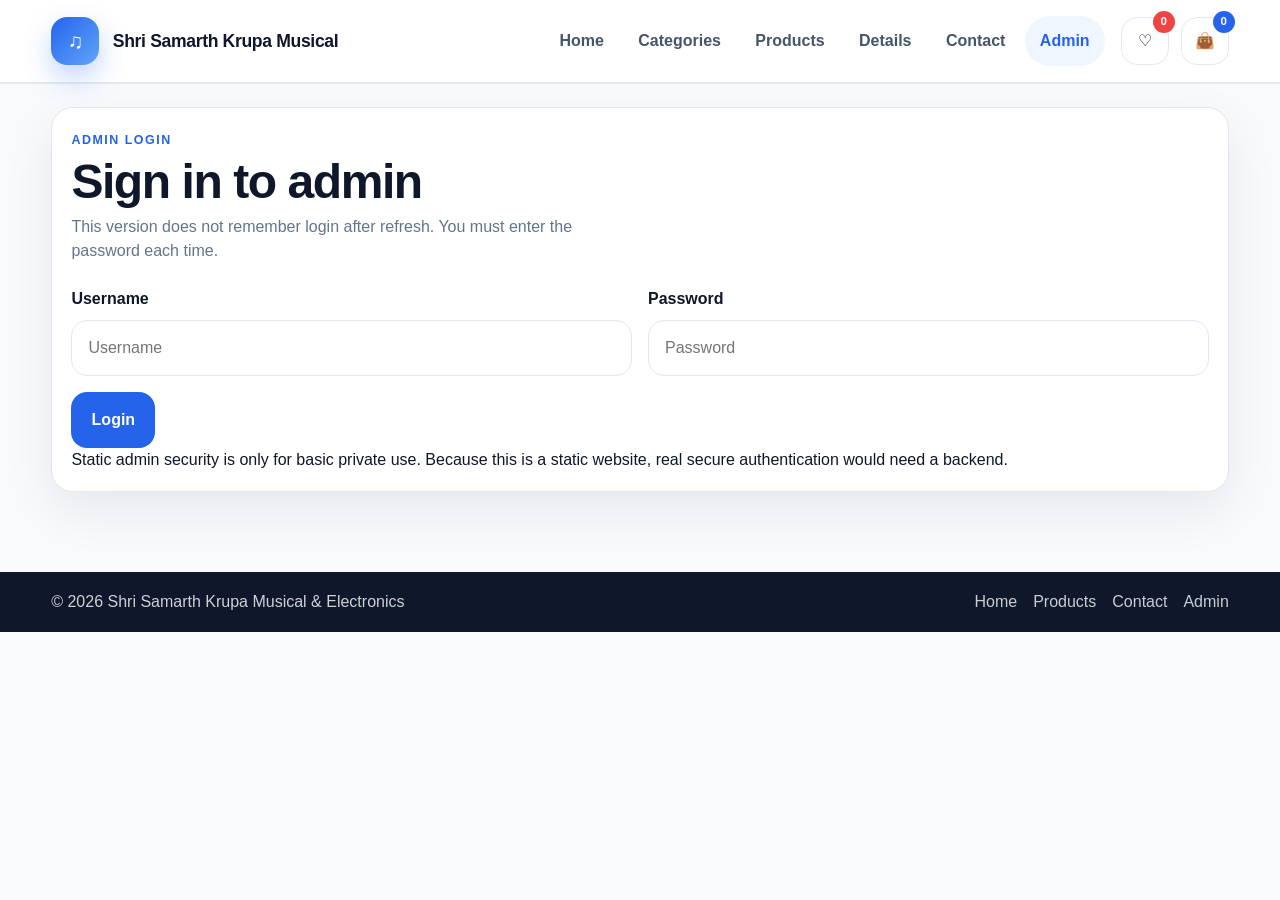
<file: admin.html>
<!DOCTYPE html><html lang="en"><head><meta charset="UTF-8"><meta name="viewport" content="width=device-width, initial-scale=1.0"><link rel="stylesheet" href="style.css"><title>Admin | Shri Samarth Krupa Musical</title></head><body data-page="admin"><header class="site-header"><div class="container navbar"><a class="brand" href="index.html"><span class="brand-mark">♫</span><span data-store-name>Shri Samarth Krupa Musical</span></a><button class="nav-toggle" aria-label="Toggle menu"><span></span></button><div class="nav-menu"><nav><ul class="nav-links"><li><a href="index.html" data-page="home">Home</a></li><li><a href="categories.html" data-page="categories">Categories</a></li><li><a href="products.html" data-page="products">Products</a></li><li><a href="details.html" data-page="details">Details</a></li><li><a href="contact.html" data-page="contact">Contact</a></li><li><a href="admin.html" data-page="admin">Admin</a></li></ul></nav><div class="nav-actions"><button class="icon-btn" type="button" aria-label="Wishlist"><span>♡</span><span class="count red" data-wishlist-count>0</span></button><button class="icon-btn" type="button" aria-label="Catalog only"><span>👜</span><span class="count blue">0</span></button></div></div></div></header><main class="admin-wrap"><div class="container"><div id="loginBox" class="login-box"><div class="section-head"><div><span class="eyebrow">Admin login</span><h1 class="section-title" style="margin-top:0;">Sign in to admin</h1><p class="section-copy">This version does not remember login after refresh. You must enter the password each time.</p></div></div><div class="admin-form-grid"><div><label class="form-label">Username</label><input class="form-control" id="adminUser" type="text" placeholder="Username" autocomplete="off"></div><div><label class="form-label">Password</label><input class="form-control" id="adminPass" type="password" placeholder="Password" autocomplete="new-password"></div><div class="full"><button class="btn btn-primary" type="button" id="adminLoginBtn">Login</button><div id="loginErr" class="status-line error hidden"></div></div></div><div class="note">Static admin security is only for basic private use. Because this is a static website, real secure authentication would need a backend.</div></div><div id="adminPanel" class="admin-panel hidden"><div class="admin-toolbar"><div><span class="eyebrow">Admin dashboard</span><h2 class="section-title" style="margin-top:.2rem;">Manage storefront data</h2><p class="section-copy">Products, categories, settings, and inquiry notes are stored in <code>script.js</code>. Every save downloads a new <code>script.js</code>.</p></div><div class="actions-row"><a class="btn btn-soft" href="index.html">Back to site</a><button class="btn btn-soft" type="button" id="downloadScriptBtn">Download script.js</button><button class="btn btn-danger" type="button" id="adminLogoutBtn">Logout</button></div></div><div class="grid grid-4"><div class="stat-card"><h3 id="statProducts">0</h3><p>Total products</p></div><div class="stat-card"><h3 id="statVisible">0</h3><p>Visible products</p></div><div class="stat-card"><h3 id="statFeatured">0</h3><p>Featured products</p></div><div class="stat-card"><h3 id="statCategories">0</h3><p>Total categories</p></div></div><div class="status-line hidden" id="adminStatus"></div><div class="admin-grid" style="margin-top:1rem;"><div class="panel"><div class="panel-head"><div><h3 style="margin:0;">Add / Edit Product</h3><p class="panel-copy">Multiple image URLs are supported for the details page slider.</p></div></div><form id="adminProductForm" class="admin-form-grid"><input type="hidden" id="productId"><div><label class="form-label">Product Name</label><input class="form-control" id="adminName" required></div><div><label class="form-label">Category</label><select class="form-select" id="adminCategory"></select></div><div><label class="form-label">Price</label><input class="form-control" id="adminPrice" type="number" required></div><div><label class="form-label">Old Price</label><input class="form-control" id="adminOldPrice" type="number"></div><div><label class="form-label">Badge</label><input class="form-control" id="adminBadge" placeholder="Trending / Bestseller / New"></div><div><label class="form-label">Display Order</label><input class="form-control" id="adminOrder" type="number"></div><div class="full"><label class="form-label">Short Description</label><textarea class="form-control" id="adminDesc" rows="4"></textarea></div><div class="full"><label class="form-label">Long Description</label><textarea class="form-control" id="adminLongDesc" rows="4"></textarea></div><div class="full"><label class="form-label">Highlights</label><input class="form-control" id="adminHighlights" placeholder="Separate with |"></div><div class="full"><label class="form-label">Main Image URL</label><input class="form-control" id="adminImage"></div><div class="full"><label class="form-label">Multiple Images</label><textarea class="form-control" id="adminImages" rows="4" placeholder="One image URL per line"></textarea></div><div class="full check-grid"><label class="check-item"><input type="checkbox" id="adminFeatured"> Featured</label><label class="check-item"><input type="checkbox" id="adminVisible" checked> Visible</label><label class="check-item"><input type="checkbox" id="adminStock" checked> In stock</label></div><div class="full actions-row"><button class="btn btn-primary" type="submit">Save Product</button><button class="btn btn-soft" type="button" id="productResetBtn">Reset</button></div></form><div class="note">Saving any section downloads a new <code>script.js</code>. Replace the old file on GitHub, then hard refresh the site.</div></div><div class="panel"><div class="panel-head"><div><h3 style="margin:0;">Products</h3><p class="panel-copy">Search, edit, hide/show, stock toggle, and delete.</p></div></div><div class="admin-form-grid" style="margin-bottom:1rem;"><div><label class="form-label">Search</label><input class="form-control" id="adminProductSearch" type="text" placeholder="Search product"></div><div><label class="form-label">Category</label><select class="form-select" id="adminProductCategoryFilter"></select></div></div><div class="table-wrap"><table><thead><tr><th>Image</th><th>Product</th><th>Price</th><th>Status</th><th>Actions</th></tr></thead><tbody id="adminProductsTable"></tbody></table></div></div></div><div class="admin-grid" style="margin-top:1rem;"><div class="panel"><div class="panel-head"><div><h3 style="margin:0;">Categories</h3><p class="panel-copy">Add or edit storefront categories.</p></div></div><form id="adminCategoryForm" class="admin-form-grid"><input type="hidden" id="categoryId"><div><label class="form-label">Category Name</label><input class="form-control" id="categoryName" required></div><div><label class="form-label">Icon</label><input class="form-control" id="categoryIcon" required></div><div class="full"><label class="form-label">Description</label><textarea class="form-control" id="categoryCopy" rows="3"></textarea></div><div class="full actions-row"><button class="btn btn-primary" type="submit">Save Category</button><button class="btn btn-soft" type="button" id="categoryResetBtn">Reset</button></div></form><div id="adminCategoriesList" style="margin-top:1rem;display:grid;gap:.8rem;"></div></div><div class="panel"><div class="panel-head"><div><h3 style="margin:0;">Store Settings</h3><p class="panel-copy">Update contact details and marketplace links.</p></div></div><form id="adminSettingsForm" class="admin-form-grid"><div><label class="form-label">Store Name</label><input class="form-control" id="setStoreName"></div><div><label class="form-label">Short Name</label><input class="form-control" id="setShortName"></div><div><label class="form-label">WhatsApp Number</label><input class="form-control" id="setWhatsapp"></div><div><label class="form-label">Phone 1</label><input class="form-control" id="setPhone1"></div><div><label class="form-label">Phone 2</label><input class="form-control" id="setPhone2"></div><div><label class="form-label">Instagram 1</label><input class="form-control" id="setInstagram1"></div><div><label class="form-label">Instagram 2</label><input class="form-control" id="setInstagram2"></div><div><label class="form-label">Amazon Link</label><input class="form-control" id="setAmazon"></div><div><label class="form-label">Flipkart Link</label><input class="form-control" id="setFlipkart"></div><div><label class="form-label">Meesho Link</label><input class="form-control" id="setMeesho"></div><div class="full"><label class="form-label">Address</label><textarea class="form-control" id="setAddress" rows="4"></textarea></div><div class="full"><label class="form-label">Tagline</label><input class="form-control" id="setTagline"></div><div class="full"><button class="btn btn-primary" type="submit">Save Settings</button></div></form></div></div><div class="admin-grid" style="margin-top:1rem;"><div class="panel"><div class="panel-head"><div><h3 style="margin:0;">Inquiry Notes</h3><p class="panel-copy">Manual notes for customer calls and WhatsApp follow-up.</p></div></div><form id="adminInquiryForm" class="admin-form-grid"><div><label class="form-label">Customer Name</label><input class="form-control" id="inqName"></div><div><label class="form-label">Phone</label><input class="form-control" id="inqPhone"></div><div><label class="form-label">Product</label><input class="form-control" id="inqProduct"></div><div><label class="form-label">Status</label><select class="form-select" id="inqStatus"><option>New</option><option>Follow Up</option><option>Closed</option></select></div><div class="full"><label class="form-label">Note</label><textarea class="form-control" id="inqNote" rows="4"></textarea></div><div class="full"><button class="btn btn-primary" type="submit">Save Inquiry</button></div></form></div><div class="panel"><div class="panel-head"><div><h3 style="margin:0;">Saved Inquiry Notes</h3><p class="panel-copy">These are also written into the downloaded script.js.</p></div></div><div id="adminInquiryList" style="display:grid;gap:.8rem;"></div></div></div></div></div></main><footer class="site-footer"><div class="container footer-inner"><div>© 2026 <span data-store-fullname>Shri Samarth Krupa Musical & Electronics</span></div><div class="footer-links"><a href="index.html">Home</a><a href="products.html">Products</a><a href="contact.html">Contact</a><a href="admin.html">Admin</a></div></div></footer><div class="toast" id="toast"></div><script src="script.js"></script></body></html>
</file>
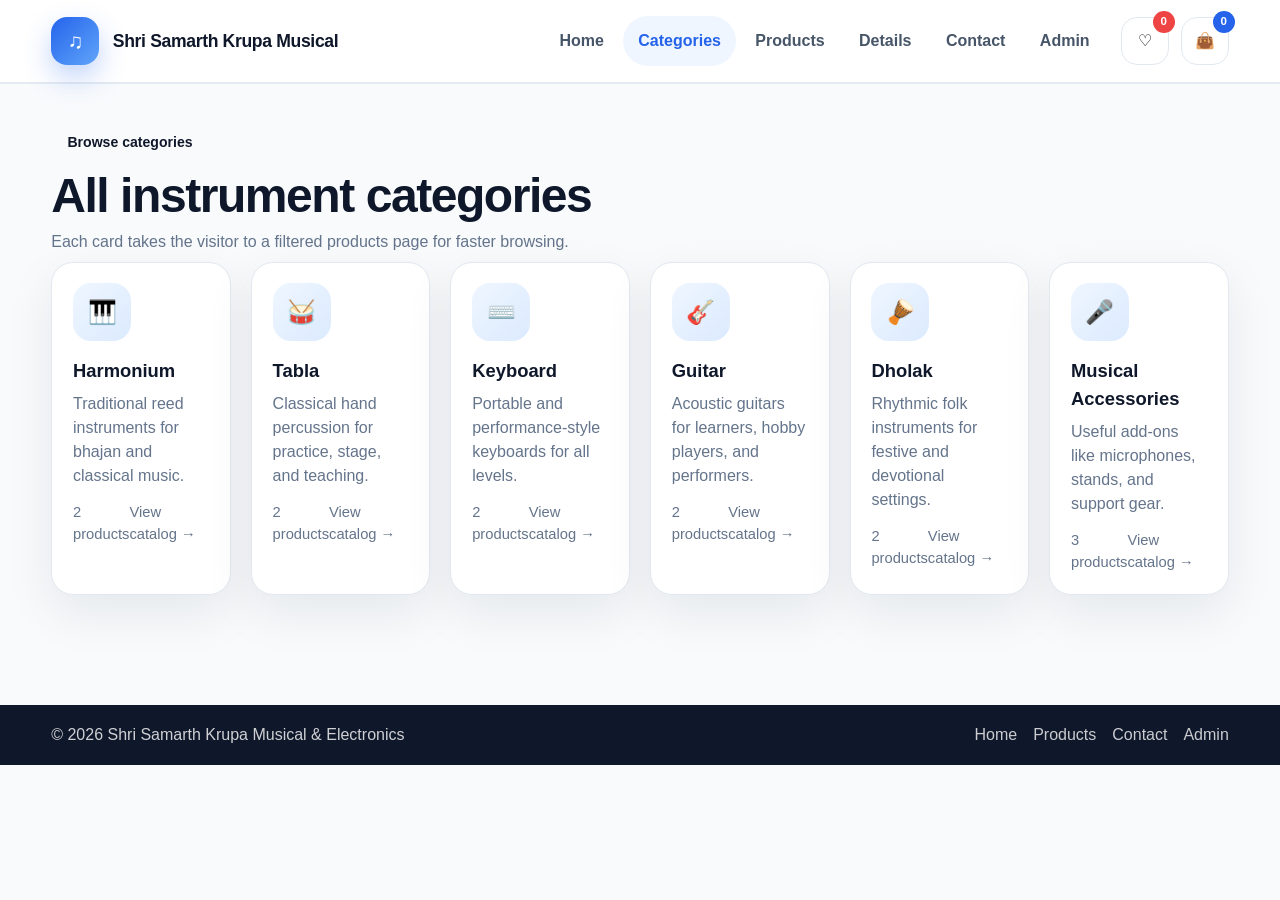
<file: categories.html>
<!DOCTYPE html><html lang="en"><head><meta charset="UTF-8"><meta name="viewport" content="width=device-width, initial-scale=1.0"><link rel="stylesheet" href="style.css"><title>Categories | Shri Samarth Krupa Musical</title></head><body data-page="categories"><header class="site-header"><div class="container navbar"><a class="brand" href="index.html"><span class="brand-mark">♫</span><span data-store-name>Shri Samarth Krupa Musical</span></a><button class="nav-toggle" aria-label="Toggle menu"><span></span></button><div class="nav-menu"><nav><ul class="nav-links"><li><a href="index.html" data-page="home">Home</a></li><li><a href="categories.html" data-page="categories">Categories</a></li><li><a href="products.html" data-page="products">Products</a></li><li><a href="details.html" data-page="details">Details</a></li><li><a href="contact.html" data-page="contact">Contact</a></li><li><a href="admin.html" data-page="admin">Admin</a></li></ul></nav><div class="nav-actions"><button class="icon-btn" type="button" aria-label="Wishlist"><span>♡</span><span class="count red" data-wishlist-count>0</span></button><button class="icon-btn" type="button" aria-label="Catalog only"><span>👜</span><span class="count blue">0</span></button></div></div></div></header><main><section class="page-head"><div class="container"><span class="page-chip">Browse categories</span><h1>All instrument categories</h1><p class="page-copy">Each card takes the visitor to a filtered products page for faster browsing.</p></div></section><section class="section compact"><div class="container"><div class="grid grid-categories" id="categoryGrid"></div></div></section></main><footer class="site-footer"><div class="container footer-inner"><div>© 2026 <span data-store-fullname>Shri Samarth Krupa Musical & Electronics</span></div><div class="footer-links"><a href="index.html">Home</a><a href="products.html">Products</a><a href="contact.html">Contact</a><a href="admin.html">Admin</a></div></div></footer><div class="toast" id="toast"></div><script src="script.js"></script></body></html>
</file>
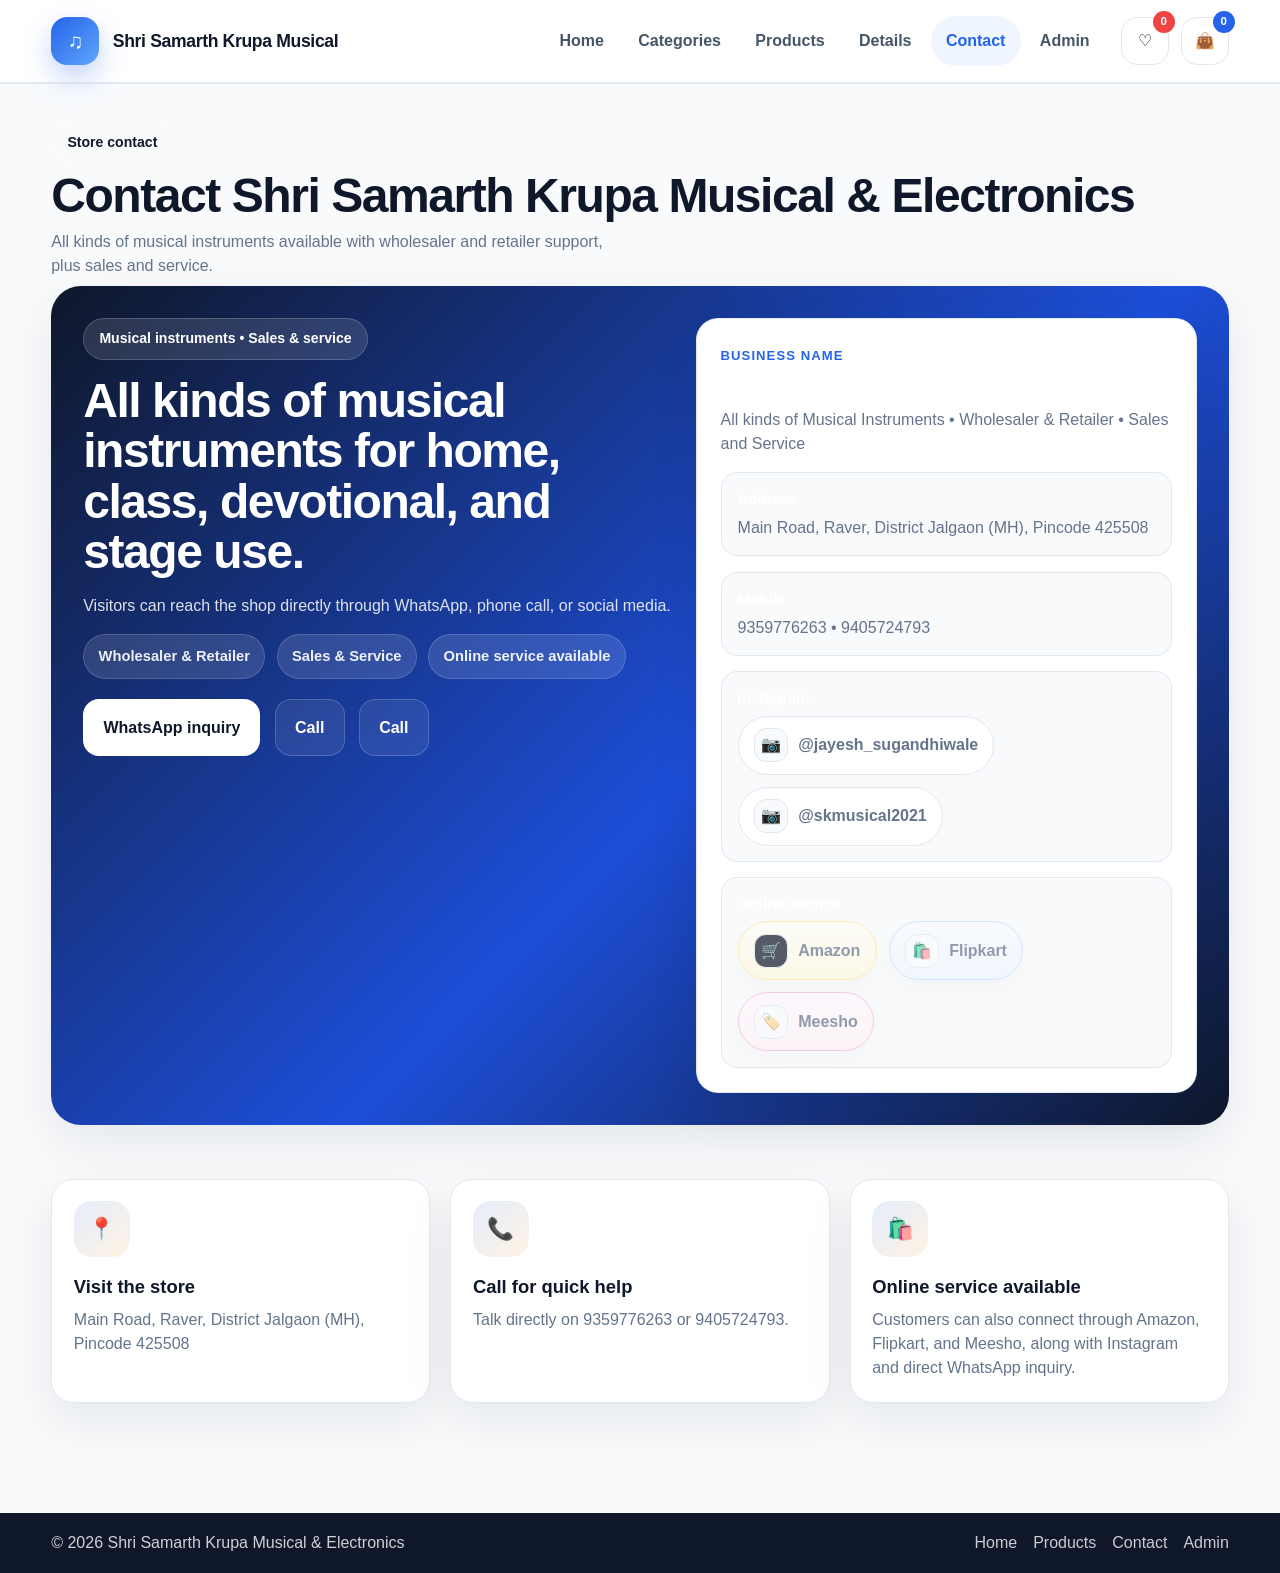
<file: contact.html>
<!DOCTYPE html><html lang="en"><head><meta charset="UTF-8"><meta name="viewport" content="width=device-width, initial-scale=1.0"><link rel="stylesheet" href="style.css"><title>Contact | Shri Samarth Krupa Musical &amp; Electronics</title></head><body data-page="contact"><header class="site-header"><div class="container navbar"><a class="brand" href="index.html"><span class="brand-mark">♫</span><span data-store-name>Shri Samarth Krupa Musical</span></a><button class="nav-toggle" aria-label="Toggle menu"><span></span></button><div class="nav-menu"><nav><ul class="nav-links"><li><a href="index.html" data-page="home">Home</a></li><li><a href="categories.html" data-page="categories">Categories</a></li><li><a href="products.html" data-page="products">Products</a></li><li><a href="details.html" data-page="details">Details</a></li><li><a href="contact.html" data-page="contact">Contact</a></li><li><a href="admin.html" data-page="admin">Admin</a></li></ul></nav><div class="nav-actions"><button class="icon-btn" type="button" aria-label="Wishlist"><span>♡</span><span class="count red" data-wishlist-count>0</span></button><button class="icon-btn" type="button" aria-label="Catalog only"><span>👜</span><span class="count blue">0</span></button></div></div></div></header><main><section class="page-head"><div class="container"><span class="page-chip">Store contact</span><h1>Contact <span data-store-fullname>Shri Samarth Krupa Musical &amp; Electronics</span></h1><p class="page-copy">All kinds of musical instruments available with wholesaler and retailer support, plus sales and service.</p></div></section><section class="section compact"><div class="container"><div class="contact-shell"><div class="contact-grid"><div><span class="hero-chip">Musical instruments • Sales &amp; service</span><h2 class="section-title contact-heading">All kinds of musical instruments for home, class, devotional, and stage use.</h2><p class="contact-copy">Visitors can reach the shop directly through WhatsApp, phone call, or social media.</p><div class="contact-badges"><span>Wholesaler &amp; Retailer</span><span>Sales &amp; Service</span><span>Online service available</span></div><div class="inline-actions" style="margin-top:1.25rem;"><a class="btn btn-light" data-whatsapp-link target="_blank" rel="noopener" href="#">WhatsApp inquiry</a><a class="btn btn-outline" id="phoneOneBtn" href="#">Call</a><a class="btn btn-outline" id="phoneTwoBtn" href="#">Call</a></div></div><div class="contact-card contact-card-rich"><div class="contact-block"><span class="contact-label">Business name</span><h3 data-store-fullname>Shri Samarth Krupa Musical &amp; Electronics</h3><p data-tagline>All kinds of Musical Instruments • Wholesaler &amp; Retailer • Sales and Service</p></div><div class="contact-detail-list"><div class="contact-detail-item"><strong>Address</strong><span data-address></span></div><div class="contact-detail-item"><strong>Mobile</strong><span><a id="phoneOneLink" href="#" data-phone-one></a> • <a id="phoneTwoLink" href="#" data-phone-two></a></span></div><div class="contact-detail-item"><strong>Instagram</strong><div class="social-links" id="contactInstagramLinks"></div></div><div class="contact-detail-item"><strong>Online service</strong><div class="online-services" id="contactMarketLinks"></div></div></div></div></div></div></section><section class="section compact"><div class="container"><div class="info-grid"><article class="info-card"><div class="info-icon">📍</div><h3>Visit the store</h3><p data-address></p></article><article class="info-card"><div class="info-icon">📞</div><h3>Call for quick help</h3><p>Talk directly on <span data-phone-one></span> or <span data-phone-two></span>.</p></article><article class="info-card"><div class="info-icon">🛍️</div><h3>Online service available</h3><p>Customers can also connect through Amazon, Flipkart, and Meesho, along with Instagram and direct WhatsApp inquiry.</p></article></div></div></section></main><footer class="site-footer"><div class="container footer-inner"><div>© 2026 <span data-store-fullname>Shri Samarth Krupa Musical & Electronics</span></div><div class="footer-links"><a href="index.html">Home</a><a href="products.html">Products</a><a href="contact.html">Contact</a><a href="admin.html">Admin</a></div></div></footer><div class="toast" id="toast"></div><script src="script.js"></script></body></html>
</file>
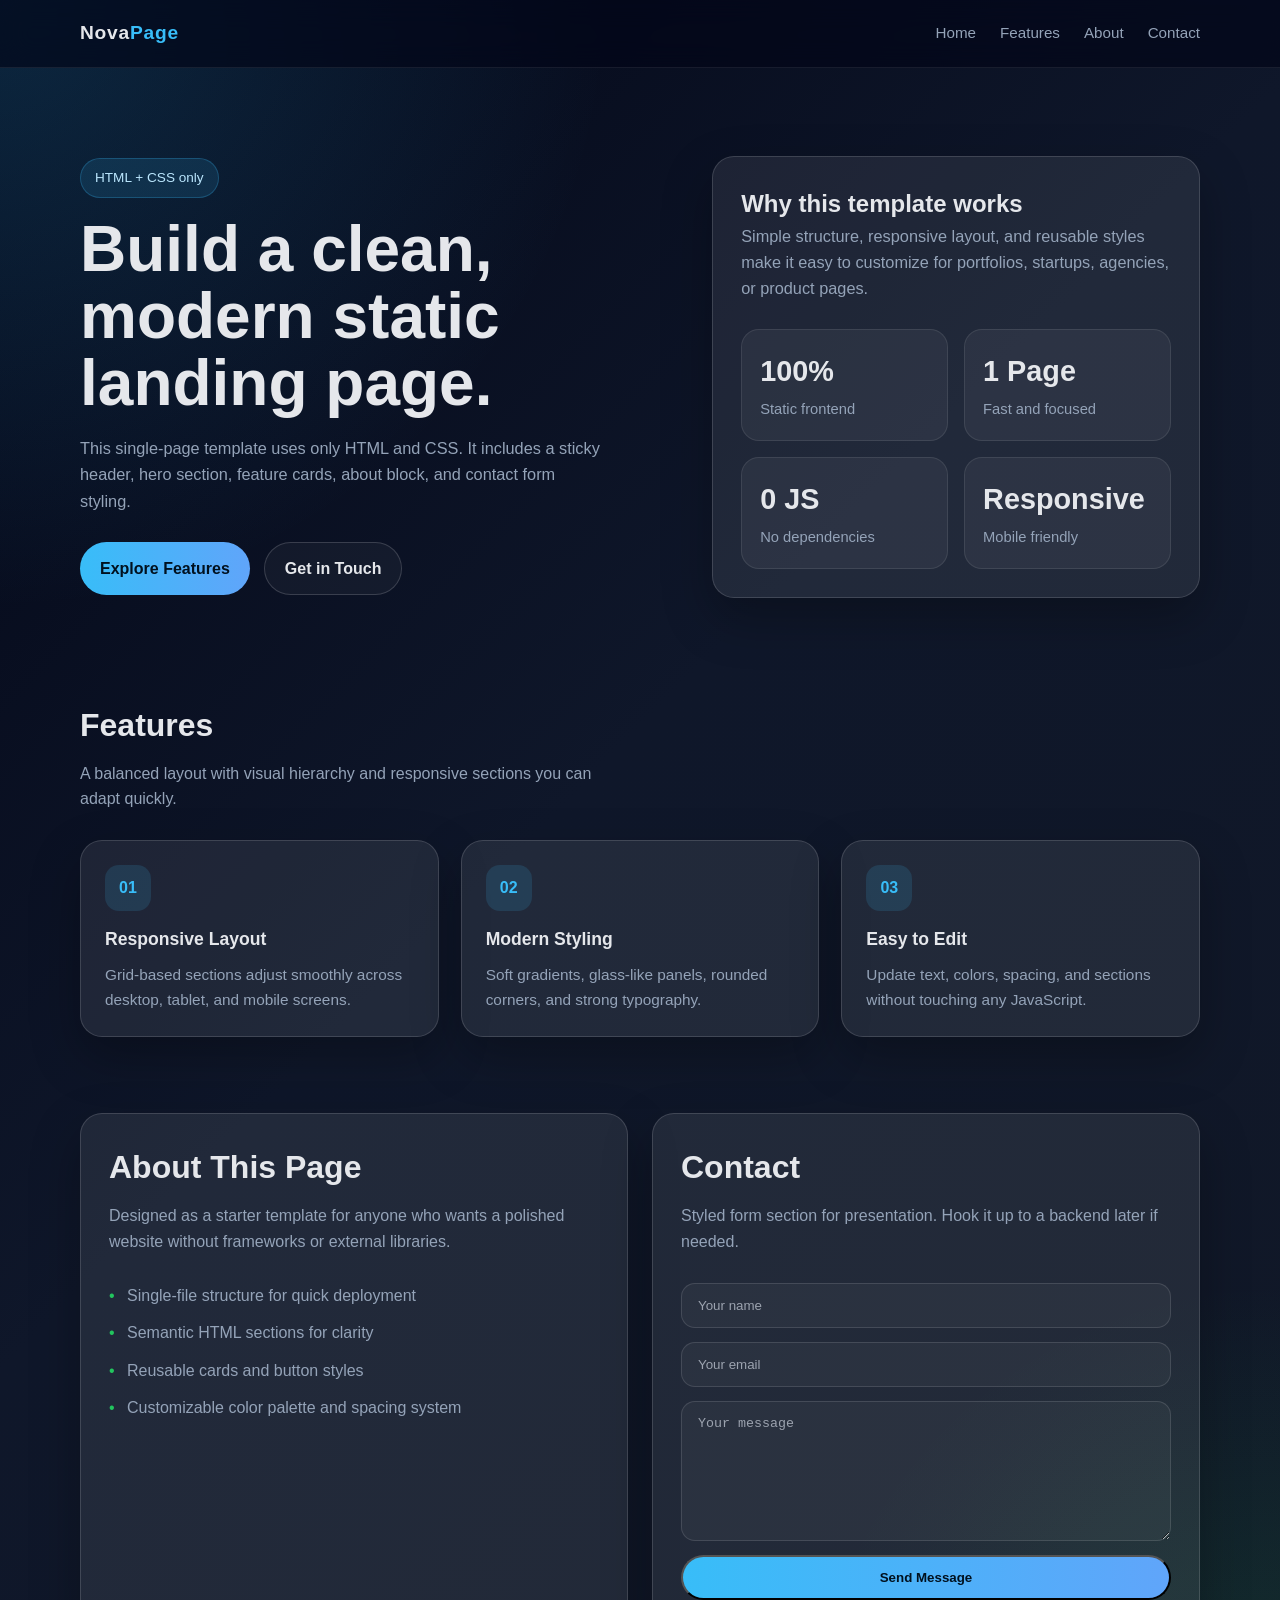
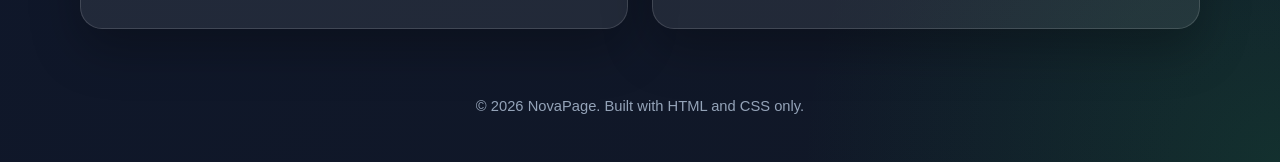
<file: indexMain.html>
<!DOCTYPE html>
<html lang="en">
<head>
  <meta charset="UTF-8" />
  <meta name="viewport" content="width=device-width, initial-scale=1.0" />
  <title>Static Single Page</title>
  <style>
    :root {
      --bg: #0f172a;
      --panel: rgba(255, 255, 255, 0.08);
      --panel-border: rgba(255, 255, 255, 0.14);
      --text: #e5e7eb;
      --muted: #94a3b8;
      --accent: #38bdf8;
      --accent-2: #22c55e;
      --max-width: 1120px;
      --radius: 22px;
      --shadow: 0 20px 50px rgba(0, 0, 0, 0.28);
    }

    * {
      box-sizing: border-box;
      margin: 0;
      padding: 0;
    }

    html {
      scroll-behavior: smooth;
    }

    body {
      font-family: Arial, Helvetica, sans-serif;
      background:
        radial-gradient(circle at top left, rgba(56, 189, 248, 0.18), transparent 28%),
        radial-gradient(circle at bottom right, rgba(34, 197, 94, 0.14), transparent 22%),
        linear-gradient(135deg, #020617, #0f172a 45%, #111827);
      color: var(--text);
      line-height: 1.6;
    }

    a {
      color: inherit;
      text-decoration: none;
    }

    img {
      max-width: 100%;
      display: block;
    }

    .container {
      width: min(92%, var(--max-width));
      margin: 0 auto;
    }

    header {
      position: sticky;
      top: 0;
      z-index: 20;
      backdrop-filter: blur(14px);
      background: rgba(2, 6, 23, 0.65);
      border-bottom: 1px solid rgba(255, 255, 255, 0.08);
    }

    .nav {
      display: flex;
      justify-content: space-between;
      align-items: center;
      padding: 18px 0;
    }

    .logo {
      font-size: 1.2rem;
      font-weight: 700;
      letter-spacing: 0.04em;
    }

    .logo span {
      color: var(--accent);
    }

    .nav-links {
      display: flex;
      gap: 24px;
      list-style: none;
      color: var(--muted);
      font-size: 0.95rem;
    }

    .nav-links a:hover,
    .nav-links a:focus {
      color: var(--text);
    }

    .hero {
      padding: 88px 0 64px;
    }

    .hero-grid {
      display: grid;
      grid-template-columns: 1.1fr 0.9fr;
      gap: 36px;
      align-items: center;
    }

    .eyebrow {
      display: inline-block;
      padding: 8px 14px;
      border-radius: 999px;
      background: rgba(56, 189, 248, 0.12);
      border: 1px solid rgba(56, 189, 248, 0.24);
      color: #bae6fd;
      font-size: 0.85rem;
      margin-bottom: 18px;
    }

    h1 {
      font-size: clamp(2.4rem, 5vw, 4.5rem);
      line-height: 1.05;
      margin-bottom: 18px;
    }

    .hero p {
      color: var(--muted);
      max-width: 58ch;
      margin-bottom: 28px;
      font-size: 1.02rem;
    }

    .actions {
      display: flex;
      flex-wrap: wrap;
      gap: 14px;
    }

    .btn {
      display: inline-flex;
      align-items: center;
      justify-content: center;
      padding: 13px 20px;
      border-radius: 999px;
      font-weight: 700;
      transition: transform 0.2s ease, opacity 0.2s ease, background 0.2s ease;
    }

    .btn:hover {
      transform: translateY(-2px);
      opacity: 0.95;
    }

    .btn-primary {
      background: linear-gradient(90deg, var(--accent), #60a5fa);
      color: #00111f;
    }

    .btn-secondary {
      border: 1px solid rgba(255, 255, 255, 0.16);
      background: rgba(255, 255, 255, 0.04);
      color: var(--text);
    }

    .hero-card {
      padding: 28px;
      border-radius: var(--radius);
      background: var(--panel);
      border: 1px solid var(--panel-border);
      box-shadow: var(--shadow);
    }

    .stat-grid {
      display: grid;
      grid-template-columns: repeat(2, 1fr);
      gap: 16px;
      margin-top: 22px;
    }

    .stat {
      padding: 18px;
      border-radius: 18px;
      background: rgba(255, 255, 255, 0.05);
      border: 1px solid rgba(255, 255, 255, 0.09);
    }

    .stat h3 {
      font-size: 1.8rem;
      margin-bottom: 4px;
    }

    .stat p {
      margin: 0;
      color: var(--muted);
      font-size: 0.92rem;
    }

    section {
      padding: 38px 0;
    }

    .section-title {
      font-size: 2rem;
      margin-bottom: 10px;
    }

    .section-copy {
      color: var(--muted);
      max-width: 62ch;
      margin-bottom: 28px;
    }

    .cards {
      display: grid;
      grid-template-columns: repeat(3, 1fr);
      gap: 22px;
    }

    .card {
      padding: 24px;
      border-radius: var(--radius);
      background: var(--panel);
      border: 1px solid var(--panel-border);
      box-shadow: var(--shadow);
    }

    .card .icon {
      width: 46px;
      height: 46px;
      display: inline-grid;
      place-items: center;
      border-radius: 14px;
      background: rgba(56, 189, 248, 0.14);
      color: var(--accent);
      font-weight: 700;
      margin-bottom: 14px;
    }

    .card h3 {
      margin-bottom: 10px;
      font-size: 1.1rem;
    }

    .card p {
      color: var(--muted);
      font-size: 0.96rem;
    }

    .about {
      display: grid;
      grid-template-columns: 1fr 1fr;
      gap: 24px;
      align-items: stretch;
    }

    .about-panel,
    .contact {
      padding: 28px;
      border-radius: var(--radius);
      background: var(--panel);
      border: 1px solid var(--panel-border);
      box-shadow: var(--shadow);
    }

    .about-list {
      list-style: none;
      margin-top: 18px;
      display: grid;
      gap: 12px;
    }

    .about-list li {
      padding-left: 18px;
      position: relative;
      color: var(--muted);
    }

    .about-list li::before {
      content: "•";
      position: absolute;
      left: 0;
      color: var(--accent-2);
    }

    form {
      display: grid;
      gap: 14px;
      margin-top: 18px;
    }

    input,
    textarea {
      width: 100%;
      padding: 14px 16px;
      border-radius: 14px;
      border: 1px solid rgba(255, 255, 255, 0.12);
      background: rgba(255, 255, 255, 0.04);
      color: var(--text);
      outline: none;
    }

    input::placeholder,
    textarea::placeholder {
      color: #9ca3af;
    }

    textarea {
      min-height: 140px;
      resize: vertical;
    }

    footer {
      padding: 28px 0 44px;
      color: var(--muted);
      text-align: center;
      font-size: 0.92rem;
    }

    @media (max-width: 900px) {
      .hero-grid,
      .cards,
      .about {
        grid-template-columns: 1fr;
      }

      .nav {
        flex-direction: column;
        gap: 14px;
      }

      .nav-links {
        flex-wrap: wrap;
        justify-content: center;
      }
    }

    @media (max-width: 560px) {
      .hero {
        padding-top: 64px;
      }

      .stat-grid {
        grid-template-columns: 1fr;
      }

      h1 {
        font-size: 2.2rem;
      }
    }
  </style>
</head>
<body>
  <header>
    <div class="container nav">
      <a href="#home" class="logo">Nova<span>Page</span></a>
      <ul class="nav-links">
        <li><a href="#home">Home</a></li>
        <li><a href="#features">Features</a></li>
        <li><a href="#about">About</a></li>
        <li><a href="#contact">Contact</a></li>
      </ul>
    </div>
  </header>

  <main>
    <section class="hero" id="home">
      <div class="container hero-grid">
        <div>
          <span class="eyebrow">HTML + CSS only</span>
          <h1>Build a clean, modern static landing page.</h1>
          <p>
            This single-page template uses only HTML and CSS. It includes a sticky header,
            hero section, feature cards, about block, and contact form styling.
          </p>
          <div class="actions">
            <a href="#features" class="btn btn-primary">Explore Features</a>
            <a href="#contact" class="btn btn-secondary">Get in Touch</a>
          </div>
        </div>

        <div class="hero-card">
          <h2>Why this template works</h2>
          <p>
            Simple structure, responsive layout, and reusable styles make it easy to customize
            for portfolios, startups, agencies, or product pages.
          </p>
          <div class="stat-grid">
            <div class="stat">
              <h3>100%</h3>
              <p>Static frontend</p>
            </div>
            <div class="stat">
              <h3>1 Page</h3>
              <p>Fast and focused</p>
            </div>
            <div class="stat">
              <h3>0 JS</h3>
              <p>No dependencies</p>
            </div>
            <div class="stat">
              <h3>Responsive</h3>
              <p>Mobile friendly</p>
            </div>
          </div>
        </div>
      </div>
    </section>

    <section id="features">
      <div class="container">
        <h2 class="section-title">Features</h2>
        <p class="section-copy">
          A balanced layout with visual hierarchy and responsive sections you can adapt quickly.
        </p>

        <div class="cards">
          <article class="card">
            <div class="icon">01</div>
            <h3>Responsive Layout</h3>
            <p>Grid-based sections adjust smoothly across desktop, tablet, and mobile screens.</p>
          </article>

          <article class="card">
            <div class="icon">02</div>
            <h3>Modern Styling</h3>
            <p>Soft gradients, glass-like panels, rounded corners, and strong typography.</p>
          </article>

          <article class="card">
            <div class="icon">03</div>
            <h3>Easy to Edit</h3>
            <p>Update text, colors, spacing, and sections without touching any JavaScript.</p>
          </article>
        </div>
      </div>
    </section>

    <section id="about">
      <div class="container about">
        <div class="about-panel">
          <h2 class="section-title">About This Page</h2>
          <p class="section-copy">
            Designed as a starter template for anyone who wants a polished website without frameworks
            or external libraries.
          </p>
          <ul class="about-list">
            <li>Single-file structure for quick deployment</li>
            <li>Semantic HTML sections for clarity</li>
            <li>Reusable cards and button styles</li>
            <li>Customizable color palette and spacing system</li>
          </ul>
        </div>

        <div class="contact" id="contact">
          <h2 class="section-title">Contact</h2>
          <p class="section-copy">Styled form section for presentation. Hook it up to a backend later if needed.</p>
          <form>
            <input type="text" placeholder="Your name" />
            <input type="email" placeholder="Your email" />
            <textarea placeholder="Your message"></textarea>
            <button type="submit" class="btn btn-primary">Send Message</button>
          </form>
        </div>
      </div>
    </section>
  </main>

  <footer>
    <div class="container">
      <p>© 2026 NovaPage. Built with HTML and CSS only.</p>
    </div>
  </footer>
</body>
</html>
</file>
<file: style.css>
:root {
  --brand: #2563eb;
  --brand-dark: #1d4ed8;
  --accent: #f59e0b;
  --ink: #0f172a;
  --muted: #64748b;
  --bg: #f8fafc;
  --surface: #ffffff;
  --border: #e2e8f0;
  --success: #16a34a;
  --danger: #ef4444;
  --shadow: 0 18px 50px rgba(15, 23, 42, 0.08);
  --radius-xl: 30px;
  --radius-lg: 22px;
  --radius-md: 16px;
  --radius-sm: 12px;
  --container: 1180px;
}

* { box-sizing: border-box; }
html { scroll-behavior: smooth; }
body {
  margin: 0;
  font-family: Inter, Arial, Helvetica, sans-serif;
  background: var(--bg);
  color: var(--ink);
}
a { color: inherit; text-decoration: none; }
img { max-width: 100%; display: block; }
button, input, select, textarea { font: inherit; }
button { cursor: pointer; }

.container {
  width: min(92%, var(--container));
  margin: 0 auto;
}

.site-header {
  position: sticky;
  top: 0;
  z-index: 50;
  background: rgba(255,255,255,0.9);
  backdrop-filter: blur(14px);
  border-bottom: 1px solid rgba(226,232,240,0.9);
}

.navbar {
  min-height: 82px;
  display: flex;
  align-items: center;
  justify-content: space-between;
  gap: 1rem;
}

.brand {
  display: inline-flex;
  align-items: center;
  gap: 0.85rem;
  font-weight: 800;
  font-size: 1.1rem;
  letter-spacing: -0.02em;
}

.brand-mark {
  width: 48px;
  height: 48px;
  border-radius: 16px;
  display: inline-flex;
  align-items: center;
  justify-content: center;
  background: linear-gradient(135deg, var(--brand), #60a5fa);
  color: white;
  box-shadow: 0 12px 28px rgba(37, 99, 235, 0.28);
  font-size: 1.3rem;
}

.nav-toggle {
  display: none;
  width: 46px;
  height: 46px;
  border-radius: 14px;
  border: 1px solid var(--border);
  background: white;
}

.nav-toggle span,
.nav-toggle span::before,
.nav-toggle span::after {
  display: block;
  width: 20px;
  height: 2px;
  margin: 0 auto;
  background: var(--ink);
  position: relative;
  transition: 0.2s ease;
  content: "";
}

.nav-toggle span::before { position: absolute; top: -6px; }
.nav-toggle span::after { position: absolute; top: 6px; }

.nav-menu {
  display: flex;
  align-items: center;
  gap: 1rem;
}

.nav-links {
  display: flex;
  align-items: center;
  gap: 0.25rem;
  list-style: none;
  padding: 0;
  margin: 0;
}

.nav-links a {
  display: inline-flex;
  padding: 0.8rem 0.95rem;
  border-radius: 999px;
  color: #475569;
  font-weight: 700;
}

.nav-links a:hover,
.nav-links a.active {
  color: var(--brand);
  background: #eff6ff;
}

.nav-actions {
  display: flex;
  gap: 0.75rem;
}

.icon-btn {
  width: 48px;
  height: 48px;
  border-radius: 16px;
  border: 1px solid var(--border);
  background: white;
  position: relative;
  display: inline-flex;
  align-items: center;
  justify-content: center;
  transition: 0.2s ease;
}

.icon-btn:hover {
  transform: translateY(-1px);
  box-shadow: var(--shadow);
}

.icon-btn .count {
  position: absolute;
  top: -7px;
  right: -7px;
  min-width: 22px;
  height: 22px;
  padding: 0 6px;
  border-radius: 999px;
  font-size: 0.72rem;
  font-weight: 800;
  display: inline-flex;
  align-items: center;
  justify-content: center;
  color: white;
}

.count.red { background: #ef4444; }
.count.blue { background: var(--brand); }

.page-hero {
  padding: 42px 0 10px;
}

.hero-shell {
  border-radius: var(--radius-xl);
  overflow: hidden;
  box-shadow: var(--shadow);
  background: linear-gradient(135deg, #0f172a, #1d4ed8 50%, #0f172a);
}

.hero-grid {
  min-height: 520px;
  display: grid;
  grid-template-columns: 1.05fr 0.95fr;
  gap: 2rem;
  align-items: center;
  padding: 3rem;
  color: white;
  position: relative;
}

.hero-grid::before {
  content: "";
  position: absolute;
  inset: 0;
  background:
    radial-gradient(circle at 10% 10%, rgba(255,255,255,0.16), transparent 24%),
    radial-gradient(circle at 90% 20%, rgba(255,255,255,0.16), transparent 22%),
    linear-gradient(130deg, rgba(255,255,255,0.03), rgba(255,255,255,0));
}

.hero-content,
.hero-card { position: relative; z-index: 1; }

.hero-chip,
.page-chip {
  display: inline-flex;
  align-items: center;
  gap: 0.5rem;
  padding: 0.6rem 0.95rem;
  border-radius: 999px;
  background: rgba(255,255,255,0.12);
  border: 1px solid rgba(255,255,255,0.18);
  font-weight: 700;
  font-size: 0.88rem;
}

.hero-title {
  font-size: clamp(2.3rem, 5vw, 4.4rem);
  line-height: 1.03;
  letter-spacing: -0.04em;
  margin: 1rem 0;
  max-width: 10ch;
}

.hero-copy {
  color: rgba(255,255,255,0.86);
  max-width: 56ch;
  font-size: 1.05rem;
  margin-bottom: 1.6rem;
}

.hero-actions,
.inline-actions {
  display: flex;
  flex-wrap: wrap;
  gap: 0.9rem;
}

.btn {
  display: inline-flex;
  align-items: center;
  justify-content: center;
  gap: 0.55rem;
  padding: 0.95rem 1.2rem;
  border-radius: 16px;
  border: 1px solid transparent;
  font-weight: 800;
  transition: 0.2s ease;
}

.btn:hover { transform: translateY(-1px); }

.btn-primary {
  background: var(--brand);
  color: white;
}
.btn-primary:hover { background: var(--brand-dark); }

.btn-light {
  background: white;
  color: var(--ink);
}

.btn-outline {
  background: rgba(255,255,255,0.08);
  color: white;
  border-color: rgba(255,255,255,0.18);
}

.btn-soft {
  background: white;
  color: var(--ink);
  border-color: var(--border);
}

.btn-success {
  background: var(--success);
  color: white;
}

.hero-card {
  background: rgba(255,255,255,0.08);
  border: 1px solid rgba(255,255,255,0.16);
  border-radius: 26px;
  padding: 1.5rem;
  backdrop-filter: blur(10px);
}

.hero-card-grid {
  display: grid;
  grid-template-columns: repeat(2, 1fr);
  gap: 1rem;
  margin-top: 1rem;
}

.hero-mini {
  background: rgba(255,255,255,0.08);
  border: 1px solid rgba(255,255,255,0.12);
  border-radius: 18px;
  padding: 1rem;
}

.hero-mini h3 { margin: 0 0 0.3rem; font-size: 1.4rem; }
.hero-mini p { margin: 0; color: rgba(255,255,255,0.8); font-size: 0.92rem; }

.page-head {
  padding: 38px 0 8px;
}

.page-head h1,
.section-title {
  font-size: clamp(1.9rem, 4vw, 3rem);
  line-height: 1.05;
  letter-spacing: -0.03em;
  margin: 0.5rem 0;
}

.page-copy,
.section-copy {
  color: var(--muted);
  max-width: 64ch;
  margin: 0;
}

.section {
  padding: 54px 0;
}

.section.compact { padding-top: 0; }

.section-head {
  display: flex;
  justify-content: space-between;
  align-items: end;
  gap: 1rem;
  flex-wrap: wrap;
  margin-bottom: 1.5rem;
}

.eyebrow {
  color: var(--brand);
  font-size: 0.78rem;
  font-weight: 800;
  letter-spacing: 0.12em;
  text-transform: uppercase;
  display: inline-block;
  margin-bottom: 0.45rem;
}

.grid {
  display: grid;
  gap: 1.25rem;
}

.grid-4 { grid-template-columns: repeat(4, 1fr); }
.grid-3 { grid-template-columns: repeat(3, 1fr); }
.grid-2 { grid-template-columns: repeat(2, 1fr); }
.grid-categories { grid-template-columns: repeat(6, 1fr); }

.card,
.panel,
.category-card,
.product-card,
.stat-card,
.contact-card,
.detail-shell {
  background: var(--surface);
  border: 1px solid var(--border);
  border-radius: var(--radius-lg);
  box-shadow: var(--shadow);
}

.stat-card,
.category-card,
.contact-card,
.info-card {
  padding: 1.3rem;
}

.stat-card h3 { margin: 0 0 0.3rem; font-size: 1.65rem; }
.stat-card p { margin: 0; color: var(--muted); }

.category-card {
  transition: 0.22s ease;
}

.category-card:hover {
  transform: translateY(-4px);
  box-shadow: 0 22px 46px rgba(15,23,42,0.12);
}

.category-icon {
  width: 58px;
  height: 58px;
  border-radius: 18px;
  display: inline-flex;
  align-items: center;
  justify-content: center;
  background: linear-gradient(135deg, #eff6ff, #dbeafe);
  color: var(--brand);
  font-size: 1.45rem;
  margin-bottom: 1rem;
}

.category-card h3,
.info-card h3 { margin: 0 0 0.45rem; font-size: 1.15rem; }
.category-card p,
.info-card p { margin: 0; color: var(--muted); }
.category-meta {
  margin-top: 0.8rem;
  display: flex;
  align-items: center;
  justify-content: space-between;
  color: var(--muted);
  font-size: 0.92rem;
}

.products-layout {
  display: grid;
  grid-template-columns: 300px 1fr;
  gap: 1.5rem;
  align-items: start;
}

.sticky {
  position: sticky;
  top: 96px;
}

.panel { padding: 1.3rem; }

.panel-head {
  display: flex;
  align-items: center;
  justify-content: space-between;
  gap: 1rem;
  margin-bottom: 1.1rem;
}

.clear-link {
  border: 0;
  background: transparent;
  color: var(--brand);
  font-weight: 700;
  padding: 0;
}

.form-group { margin-bottom: 1rem; }
.form-group:last-child { margin-bottom: 0; }
.form-label {
  display: flex;
  align-items: center;
  justify-content: space-between;
  font-weight: 800;
  margin-bottom: 0.55rem;
}

.form-control,
.form-select {
  width: 100%;
  border: 1px solid var(--border);
  background: white;
  color: var(--ink);
  padding: 0.92rem 1rem;
  border-radius: 16px;
  outline: none;
}

.form-control:focus,
.form-select:focus {
  border-color: rgba(37,99,235,0.35);
  box-shadow: 0 0 0 3px rgba(37,99,235,0.08);
}

input[type="range"] {
  width: 100%;
  accent-color: var(--brand);
}

.results-bar {
  display: flex;
  align-items: center;
  justify-content: space-between;
  gap: 1rem;
  flex-wrap: wrap;
  margin-bottom: 1rem;
}

.muted { color: var(--muted); }
.small { font-size: 0.92rem; }

.product-grid {
  display: grid;
  grid-template-columns: repeat(3, 1fr);
  gap: 1.25rem;
}

.product-card {
  overflow: hidden;
  transition: 0.22s ease;
  display: flex;
  flex-direction: column;
}

.product-card:hover {
  transform: translateY(-5px);
  box-shadow: 0 22px 46px rgba(15,23,42,0.12);
}

.product-media {
  position: relative;
  aspect-ratio: 4 / 3;
  overflow: hidden;
  background: linear-gradient(135deg, #eef2ff, #eff6ff);
}

.product-media img {
  width: 100%;
  height: 100%;
  object-fit: cover;
}

.wishlist-btn {
  position: absolute;
  top: 0.9rem;
  right: 0.9rem;
  width: 42px;
  height: 42px;
  border-radius: 999px;
  border: 0;
  background: rgba(255,255,255,0.95);
  box-shadow: 0 12px 24px rgba(15,23,42,0.12);
  font-size: 1rem;
}

.wishlist-btn.active { color: var(--danger); }

.product-body {
  padding: 1.15rem;
  display: flex;
  flex-direction: column;
}

.badge-soft {
  display: inline-flex;
  align-items: center;
  padding: 0.35rem 0.7rem;
  border-radius: 999px;
  background: #eff6ff;
  color: var(--brand);
  font-size: 0.78rem;
  font-weight: 800;
}

.product-top {
  display: flex;
  justify-content: space-between;
  align-items: start;
  gap: 0.6rem;
  margin-bottom: 0.6rem;
}

.product-category { color: var(--muted); font-size: 0.86rem; }
.product-title {
  font-size: 1.05rem;
  font-weight: 800;
  line-height: 1.35;
  margin: 0 0 0.5rem;
  min-height: 2.9rem;
}
.product-desc {
  color: var(--muted);
  font-size: 0.93rem;
  min-height: 3.2rem;
  margin: 0;
}

.price-row {
  display: flex;
  align-items: center;
  gap: 0.65rem;
  flex-wrap: wrap;
  margin: 1rem 0;
}

.price {
  font-size: 1.28rem;
  font-weight: 900;
}

.old-price {
  color: var(--muted);
  text-decoration: line-through;
  font-size: 0.92rem;
}

.discount {
  color: var(--success);
  font-size: 0.88rem;
  font-weight: 800;
}

.card-actions {
  display: grid;
  gap: 0.7rem;
  margin-top: auto;
}

.detail-shell {
  padding: 1.4rem;
}

.detail-grid {
  display: grid;
  grid-template-columns: 1fr 1.1fr;
  gap: 1.5rem;
  align-items: stretch;
}

.detail-image {
  border-radius: 22px;
  overflow: hidden;
  min-height: 100%;
  border: 1px solid var(--border);
  background: linear-gradient(135deg, #eef2ff, #eff6ff);
}

.detail-image img {
  width: 100%;
  height: 100%;
  min-height: 360px;
  object-fit: cover;
}

.detail-price {
  font-size: 2rem;
  font-weight: 900;
  letter-spacing: -0.03em;
  margin: 0;
}

.detail-title {
  font-size: clamp(1.8rem, 4vw, 2.8rem);
  margin: 0.6rem 0;
  line-height: 1.08;
}

.detail-copy { color: var(--muted); font-size: 1.03rem; }

.detail-highlights {
  display: grid;
  grid-template-columns: repeat(2, 1fr);
  gap: 0.8rem;
  margin: 1rem 0 1.4rem;
}

.detail-feature {
  padding: 0.85rem 0.95rem;
  border-radius: 16px;
  background: #f8fafc;
  border: 1px solid var(--border);
  font-weight: 700;
}

.related-grid { display: grid; grid-template-columns: repeat(4, 1fr); gap: 1rem; }

.info-grid {
  display: grid;
  grid-template-columns: repeat(3, 1fr);
  gap: 1.25rem;
}

.info-card {
  background: var(--surface);
  border: 1px solid var(--border);
  border-radius: var(--radius-lg);
  box-shadow: var(--shadow);
  padding: 1.35rem;
}

.info-icon {
  width: 56px;
  height: 56px;
  border-radius: 18px;
  background: linear-gradient(135deg, rgba(37,99,235,0.12), rgba(245,158,11,0.12));
  color: var(--brand);
  display: inline-flex;
  align-items: center;
  justify-content: center;
  font-size: 1.35rem;
  margin-bottom: 1rem;
}

.contact-shell {
  background: linear-gradient(135deg, #0f172a, #1d4ed8 56%, #0f172a);
  color: white;
  border-radius: var(--radius-xl);
  box-shadow: var(--shadow);
  padding: 2rem;
}

.contact-grid {
  display: grid;
  grid-template-columns: 1.1fr 0.9fr;
  gap: 1.5rem;
  align-items: center;
}

.contact-copy { color: rgba(255,255,255,0.84); }
.contact-card h3 { margin: 0 0 0.45rem; }
.contact-card p { margin: 0 0 1rem; color: var(--muted); }

.site-footer {
  background: #0f172a;
  color: rgba(255,255,255,0.8);
  margin-top: 56px;
}

.footer-inner {
  min-height: 60px;
  display: flex;
  justify-content: space-between;
  align-items: center;
  gap: 1rem;
  flex-wrap: wrap;
}

.footer-links {
  display: flex;
  gap: 1rem;
  flex-wrap: wrap;
}

.footer-links a { color: rgba(255,255,255,0.78); }
.footer-links a:hover { color: white; }

.empty-state {
  background: white;
  border: 1px dashed #cbd5e1;
  border-radius: 20px;
  padding: 2.5rem 1.5rem;
  text-align: center;
  color: var(--muted);
}

.toast {
  position: fixed;
  right: 16px;
  bottom: 16px;
  max-width: 340px;
  padding: 1rem 1.1rem;
  border-radius: 18px;
  background: #0f172a;
  color: white;
  box-shadow: var(--shadow);
  opacity: 0;
  pointer-events: none;
  transform: translateY(10px);
  transition: 0.2s ease;
  z-index: 80;
}

.toast.show {
  opacity: 1;
  pointer-events: auto;
  transform: translateY(0);
}

.mobile-only { display: none; }

@media (max-width: 1100px) {
  .grid-categories { grid-template-columns: repeat(3, 1fr); }
  .product-grid { grid-template-columns: repeat(2, 1fr); }
  .related-grid { grid-template-columns: repeat(2, 1fr); }
  .info-grid { grid-template-columns: repeat(2, 1fr); }
}

@media (max-width: 900px) {
  .hero-grid,
  .detail-grid,
  .contact-grid,
  .products-layout {
    grid-template-columns: 1fr;
  }

  .nav-toggle { display: inline-flex; align-items: center; justify-content: center; }

  .nav-menu {
    position: absolute;
    left: 0;
    right: 0;
    top: 82px;
    background: rgba(255,255,255,0.98);
    border-bottom: 1px solid var(--border);
    padding: 1rem 4%;
    display: none;
    flex-direction: column;
    align-items: stretch;
  }

  .nav-menu.open { display: flex; }
  .nav-links { flex-direction: column; align-items: stretch; }
  .nav-links a { width: 100%; }
  .nav-actions { justify-content: flex-start; }
  .sticky { position: static; }
  .hero-grid { min-height: unset; padding: 2rem; }
  .detail-highlights { grid-template-columns: 1fr; }
  .mobile-only { display: inline-flex; }
  .desktop-only { display: none; }
}

@media (max-width: 640px) {
  .grid-4,
  .grid-3,
  .grid-2,
  .grid-categories,
  .product-grid,
  .related-grid,
  .info-grid,
  .hero-card-grid {
    grid-template-columns: 1fr;
  }

  .section { padding: 42px 0; }
  .hero-grid { padding: 1.35rem; }
  .page-head { padding-top: 28px; }
  .product-title { min-height: 0; }
  .product-desc { min-height: 0; }
  .detail-image img { min-height: 260px; }
  .footer-inner { flex-direction: column; align-items: flex-start; }
}


/* Home page cleanup and mobile improvements */
body { line-height: 1.5; }
.home-hero { padding: 24px 0 8px; }
.clean-hero { background: linear-gradient(135deg, #0f172a 0%, #1d4ed8 55%, #0f172a 100%); }
.hero-grid-clean { min-height: auto; grid-template-columns: 1.08fr 0.92fr; gap: 1.5rem; padding: 2.2rem; }
.hero-content-clean .hero-title { max-width: 11ch; margin-bottom: 0.9rem; }
.hero-content-clean .hero-copy { margin-bottom: 1.25rem; }
.hero-points { display: flex; flex-wrap: wrap; gap: 0.7rem; margin: 1rem 0 1.1rem; }
.hero-points span { padding: 0.6rem 0.85rem; border-radius: 999px; background: rgba(255,255,255,0.1); border: 1px solid rgba(255,255,255,0.14); color: rgba(255,255,255,0.92); font-weight: 700; font-size: 0.92rem; }
.hero-quick-links { display: flex; flex-wrap: wrap; gap: 0.7rem; }
.quick-link { display: inline-flex; align-items: center; justify-content: center; padding: 0.8rem 0.95rem; border-radius: 999px; background: rgba(255,255,255,0.08); border: 1px solid rgba(255,255,255,0.14); color: white; font-weight: 700; font-size: 0.92rem; }
.quick-link:hover { background: rgba(255,255,255,0.15); }
.hero-showcase { display: grid; grid-template-columns: 1fr 1fr; grid-template-rows: 1fr 1fr; gap: 1rem; min-height: 420px; }
.showcase-card { position: relative; overflow: hidden; border-radius: 24px; min-height: 170px; background: rgba(255,255,255,0.1); border: 1px solid rgba(255,255,255,0.14); box-shadow: 0 18px 42px rgba(15,23,42,0.18); }
.showcase-card img { width: 100%; height: 100%; object-fit: cover; }
.showcase-main { grid-row: 1 / span 2; min-height: 420px; }
.showcase-copy { position: absolute; left: 1rem; right: 1rem; bottom: 1rem; display: grid; gap: 0.2rem; padding: 0.9rem 1rem; border-radius: 18px; color: white; background: linear-gradient(180deg, rgba(15,23,42,0.05), rgba(15,23,42,0.75)); }
.showcase-copy strong { font-size: 1rem; }
.showcase-copy span { font-size: 0.9rem; color: rgba(255,255,255,0.85); }
.featured-grid { grid-template-columns: repeat(4, 1fr); }
.home-categories-grid { grid-template-columns: repeat(3, 1fr); }
.compact-head { margin-bottom: 1.2rem; }
.home-cta { display: flex; justify-content: space-between; align-items: center; gap: 1.2rem; padding: 1.5rem; border-radius: 24px; color: white; background: linear-gradient(135deg, #0f172a, #1e3a8a); box-shadow: var(--shadow); }
.home-cta h2 { margin: 0.35rem 0 0.4rem; font-size: clamp(1.5rem, 3vw, 2.2rem); }
.home-cta p { margin: 0; color: rgba(255,255,255,0.82); max-width: 56ch; }
.eyebrow.light { color: #bfdbfe; }
.site-header { box-shadow: 0 1px 0 rgba(226,232,240,0.8); }
@media (max-width: 1100px) { .featured-grid { grid-template-columns: repeat(2, 1fr); } .home-categories-grid { grid-template-columns: repeat(3, 1fr); } }
@media (max-width: 900px) { .navbar { min-height: 72px; } .nav-menu { top: 72px; padding: 0.85rem 4%; box-shadow: 0 10px 30px rgba(15,23,42,0.08); } .hero-grid-clean { grid-template-columns: 1fr; padding: 1.25rem; } .hero-content-clean .hero-title { max-width: 100%; } .hero-showcase { grid-template-columns: 1fr 1fr; min-height: auto; } .showcase-main { min-height: 260px; grid-row: auto; grid-column: 1 / -1; } .home-cta { flex-direction: column; align-items: flex-start; } .products-layout { gap: 1rem; } }
@media (max-width: 640px) { .container { width: min(94%, var(--container)); } .home-hero { padding-top: 16px; } .hero-grid-clean { padding: 1rem; gap: 1rem; } .hero-chip { font-size: 0.8rem; padding: 0.52rem 0.78rem; } .hero-content-clean .hero-title { font-size: clamp(2rem, 10vw, 2.8rem); } .hero-content-clean .hero-copy { font-size: 0.96rem; } .hero-actions, .inline-actions { gap: 0.7rem; } .btn { width: 100%; } .hero-points span, .quick-link { font-size: 0.84rem; padding: 0.68rem 0.82rem; } .hero-showcase { grid-template-columns: 1fr; } .showcase-main { grid-column: auto; min-height: 220px; } .showcase-card { min-height: 160px; } .featured-grid, .home-categories-grid, .grid-categories, .info-grid, .related-grid, .product-grid { grid-template-columns: 1fr; } .nav-actions { width: 100%; } .icon-btn { width: 44px; height: 44px; } .home-cta { padding: 1.2rem; } .home-cta .inline-actions { width: 100%; } }


/* Contact details enhancement */
.home-cta-rich { align-items: flex-start; }
.contact-badges,
.contact-pills,
.service-badges {
  display: flex;
  flex-wrap: wrap;
  gap: 0.7rem;
}

.contact-badges { margin-top: 1rem; }
.contact-badges span,
.contact-pills span,
.service-badges span {
  display: inline-flex;
  align-items: center;
  justify-content: center;
  padding: 0.68rem 0.9rem;
  border-radius: 999px;
  font-weight: 700;
  font-size: 0.92rem;
}

.contact-badges span,
.contact-pills span {
  background: rgba(255,255,255,0.12);
  border: 1px solid rgba(255,255,255,0.16);
  color: rgba(255,255,255,0.92);
}

.contact-grid-rich {
  align-items: stretch;
}

.contact-heading {
  color: white;
  margin-top: 1rem;
}

.contact-actions {
  margin-top: 1.25rem;
}

.contact-card-rich {
  padding: 1.5rem;
  border: 1px solid rgba(226,232,240,0.9);
}

.contact-block {
  margin-bottom: 1rem;
}

.contact-label {
  display: inline-block;
  margin-bottom: 0.45rem;
  color: var(--brand);
  font-size: 0.82rem;
  font-weight: 800;
  text-transform: uppercase;
  letter-spacing: 0.08em;
}

.contact-detail-list {
  display: grid;
  gap: 0.95rem;
}

.contact-detail-item {
  display: grid;
  gap: 0.28rem;
  padding: 0.9rem 1rem;
  border-radius: 16px;
  background: #f8fafc;
  border: 1px solid var(--border);
}

.contact-detail-item strong {
  font-size: 0.95rem;
}

.contact-detail-item span,
.contact-detail-item a {
  color: var(--muted);
}

.contact-detail-item a:hover {
  color: var(--brand);
}

.service-badges {
  margin-top: 1rem;
}

.service-badges span {
  background: #eff6ff;
  border: 1px solid #bfdbfe;
  color: var(--brand);
}

.contact-info-section .info-card {
  height: 100%;
}

@media (max-width: 900px) {
  .home-cta-rich .inline-actions,
  .contact-actions {
    width: 100%;
  }
}

@media (max-width: 640px) {
  .contact-badges span,
  .contact-pills span,
  .service-badges span {
    width: 100%;
    justify-content: flex-start;
  }

  .contact-card-rich {
    padding: 1rem;
  }
}

/* Contact logos and branded badges */
.icon-title {
  display: inline-flex;
  align-items: center;
  gap: 0.55rem;
}

.social-detail-item {
  gap: 0.7rem;
}

.social-links {
  display: flex;
  flex-wrap: wrap;
  gap: 0.7rem;
}

.social-link {
  display: inline-flex;
  align-items: center;
  gap: 0.65rem;
  padding: 0.72rem 0.95rem;
  border-radius: 999px;
  background: #fff;
  border: 1px solid var(--border);
  color: #475569;
  font-weight: 700;
  transition: 0.2s ease;
}

.social-link:hover {
  color: #be185d;
  border-color: #f9a8d4;
  box-shadow: 0 10px 24px rgba(190,24,93,0.08);
  transform: translateY(-1px);
}

.social-logo {
  width: 20px;
  height: 20px;
  display: inline-flex;
  align-items: center;
  justify-content: center;
  flex: 0 0 auto;
}

.social-logo svg {
  width: 100%;
  height: 100%;
  display: block;
}

.instagram-logo {
  color: #be185d;
}

.logo-badges {
  margin-top: 1.05rem;
  gap: 0.85rem;
}

.market-badge {
  display: inline-flex;
  align-items: center;
  gap: 0.75rem;
  min-height: 52px;
  padding: 0.7rem 1rem;
  border-radius: 18px;
  border: 1px solid var(--border);
  background: #fff;
  color: var(--ink);
  font-weight: 800;
  box-shadow: 0 10px 26px rgba(15,23,42,0.04);
}

.market-logo {
  width: 34px;
  height: 34px;
  border-radius: 12px;
  display: inline-flex;
  align-items: center;
  justify-content: center;
  flex: 0 0 auto;
  font-weight: 900;
  font-size: 1rem;
}

.market-badge.amazon {
  border-color: #fde68a;
  background: linear-gradient(180deg, #fffef6, #fff7df);
}

.market-badge.amazon .market-logo {
  background: #111827;
  color: #f59e0b;
}

.market-badge.amazon .market-logo svg {
  width: 20px;
  height: 20px;
}

.market-badge.flipkart {
  border-color: #bfdbfe;
  background: linear-gradient(180deg, #f8fbff, #eff6ff);
  color: #1d4ed8;
}

.flipkart-logo {
  background: #2563eb;
  color: #facc15;
  text-transform: uppercase;
}

.market-badge.meesho {
  border-color: #f5b7d2;
  background: linear-gradient(180deg, #fff8fc, #fff1f7);
  color: #9d174d;
}

.meesho-logo {
  background: #ec4899;
  color: #fff;
  text-transform: lowercase;
}

@media (max-width: 640px) {
  .social-links {
    flex-direction: column;
  }

  .social-link,
  .market-badge {
    width: 100%;
    justify-content: flex-start;
  }

    .service-badges {
        display: flex;
        gap: 12px;
        flex-wrap: nowrap;
        align-items: center;
        justify-content: space-between;
    }

    .market-badge,
    .social-link {
        display: flex;
        align-items: center;
        gap: 10px;
        padding: 10px 14px;
        border-radius: 999px;
        background: #fff;
        width: auto;
        min-height: 56px;
    }

    .market-badge {
        flex: 1;
        justify-content: center;
    }

    .market-logo {
        width: 40px;
        height: 40px;
        display: flex;
        align-items: center;
        justify-content: center;
    }

        .market-logo img {
            width: 100%;
            height: 100%;
            object-fit: contain;
        }

    .social-link .market-logo,
    .social-link .social-icon {
        width: 32px;
        height: 32px;
        min-width: 32px;
        display: flex;
        align-items: center;
        justify-content: center;
    }

    .social-link span,
    .market-badge span:last-child {
        white-space: nowrap;
        font-size: 16px;
        font-weight: 600;
    }

    .online-services {
        display: flex;
        gap: 16px;
        align-items: center;
    }
}


/* Added fixes and enhancements */
.hidden{display:none!important}
.status-line{margin-top:.8rem;padding:.75rem .9rem;border-radius:14px;background:#eff6ff;border:1px solid #bfdbfe;color:#1e3a8a;font-weight:700}
.status-line.error{background:#fef2f2;border-color:#fecaca;color:#991b1b}
.nav-actions .icon-btn{cursor:default}
.nav-actions .icon-btn:active{transform:none}
.product-card .stock-chip{display:inline-flex;align-items:center;padding:.35rem .7rem;border-radius:999px;background:#f0fdf4;color:#166534;font-size:.76rem;font-weight:800;border:1px solid #bbf7d0}
.product-card .stock-chip.out{background:#fef2f2;color:#991b1b;border-color:#fecaca}
.slider{position:relative}
.slider-controls{position:absolute;inset:auto 1rem 1rem 1rem;display:flex;justify-content:space-between;pointer-events:none}
.slider-btn{pointer-events:auto;width:40px;height:40px;border-radius:999px;border:1px solid rgba(255,255,255,.35);background:rgba(15,23,42,.55);color:#fff;font-weight:900;display:inline-flex;align-items:center;justify-content:center;box-shadow:0 12px 24px rgba(15,23,42,.12)}
.slider-dots{position:absolute;left:50%;bottom:1rem;transform:translateX(-50%);display:flex;gap:.5rem;align-items:center}
.slider-dot{width:10px;height:10px;border-radius:999px;border:0;background:rgba(255,255,255,.4);padding:0}
.slider-dot.active{background:#fff}
.contact-grid{display:grid;grid-template-columns:1.08fr .92fr;gap:1.5rem;align-items:stretch}
.contact-shell{background:linear-gradient(135deg,#0f172a,#1d4ed8 56%,#0f172a);color:#fff;border-radius:var(--radius-xl);box-shadow:var(--shadow);padding:2rem}
.contact-heading{color:#fff;margin-top:1rem}
.contact-copy{color:rgba(255,255,255,.86)}
.contact-card-rich{padding:1.5rem}
.contact-label{display:inline-block;margin-bottom:.45rem;color:var(--brand);font-size:.82rem;font-weight:800;text-transform:uppercase;letter-spacing:.08em}
.contact-detail-list{display:grid;gap:.95rem}
.contact-detail-item{display:grid;gap:.35rem;padding:.95rem 1rem;border-radius:16px;background:#f8fafc;border:1px solid var(--border)}
.contact-detail-item strong{font-size:.94rem}
.contact-detail-item span,.contact-detail-item a{color:var(--muted)}
.social-links,.online-services{display:flex;flex-wrap:wrap;gap:.75rem}
.social-link,.market-badge{display:inline-flex;align-items:center;gap:.65rem;padding:.72rem .95rem;border-radius:999px;background:#fff;border:1px solid var(--border);font-weight:700;color:#475569}
.social-link:hover,.market-badge:hover{transform:translateY(-1px);box-shadow:0 10px 24px rgba(15,23,42,.08)}
.market-badge.amazon{border-color:#fde68a;background:linear-gradient(180deg,#fffef6,#fff7df)}
.market-badge.flipkart{border-color:#bfdbfe;background:linear-gradient(180deg,#f8fbff,#eff6ff);color:#1d4ed8}
.market-badge.meesho{border-color:#f5b7d2;background:linear-gradient(180deg,#fff8fc,#fff1f7);color:#9d174d}
.market-badge.disabled{opacity:.7;pointer-events:none}
.market-logo{width:34px;height:34px;border-radius:12px;display:inline-flex;align-items:center;justify-content:center;flex:0 0 auto;font-weight:900;font-size:1rem;background:#f8fafc;border:1px solid var(--border)}
.info-grid{display:grid;grid-template-columns:repeat(3,1fr);gap:1.25rem}
.admin-toolbar{display:flex;justify-content:space-between;align-items:flex-start;gap:1rem;flex-wrap:wrap;margin-bottom:1rem}
.admin-wrap{padding:24px 0}
.login-box,.admin-panel{background:#fff;border:1px solid var(--border);border-radius:var(--radius-lg);box-shadow:var(--shadow);padding:1.2rem}
.admin-grid{display:grid;grid-template-columns:1.1fr .9fr;gap:1rem}
.admin-form-grid{display:grid;grid-template-columns:repeat(2,1fr);gap:1rem}
.admin-form-grid .full{grid-column:1/-1}
.check-grid{display:grid;grid-template-columns:repeat(3,1fr);gap:.75rem}
.check-item{display:flex;align-items:center;gap:.55rem;padding:.75rem .85rem;border:1px solid var(--border);border-radius:14px}
.list-item{display:flex;align-items:center;justify-content:space-between;gap:1rem;padding:.95rem 1rem;border:1px solid var(--border);border-radius:16px;background:#fff;flex-wrap:wrap}
.list-item h4{margin:0 0 .2rem;font-size:1rem}.list-item p{margin:0;color:var(--muted);font-size:.92rem}
.tag{display:inline-flex;align-items:center;padding:.36rem .62rem;border-radius:999px;font-size:.76rem;font-weight:800;border:1px solid var(--border);background:#eff6ff;color:var(--brand)}
.tag.gray{background:#f8fafc;color:#334155}.tag.green{background:#f0fdf4;color:#166534;border-color:#bbf7d0}.tag.red{background:#fef2f2;color:#991b1b;border-color:#fecaca}
@media (max-width:1100px){.info-grid{grid-template-columns:repeat(2,1fr)}.admin-grid{grid-template-columns:1fr}.check-grid{grid-template-columns:repeat(2,1fr)}}
@media (max-width:900px){.contact-grid{grid-template-columns:1fr}.admin-form-grid,.check-grid{grid-template-columns:1fr}}
@media (max-width:640px){.info-grid,.contact-grid{grid-template-columns:1fr}.social-links,.online-services{flex-direction:column}.social-link,.market-badge{width:100%;justify-content:flex-start}}
</file>
